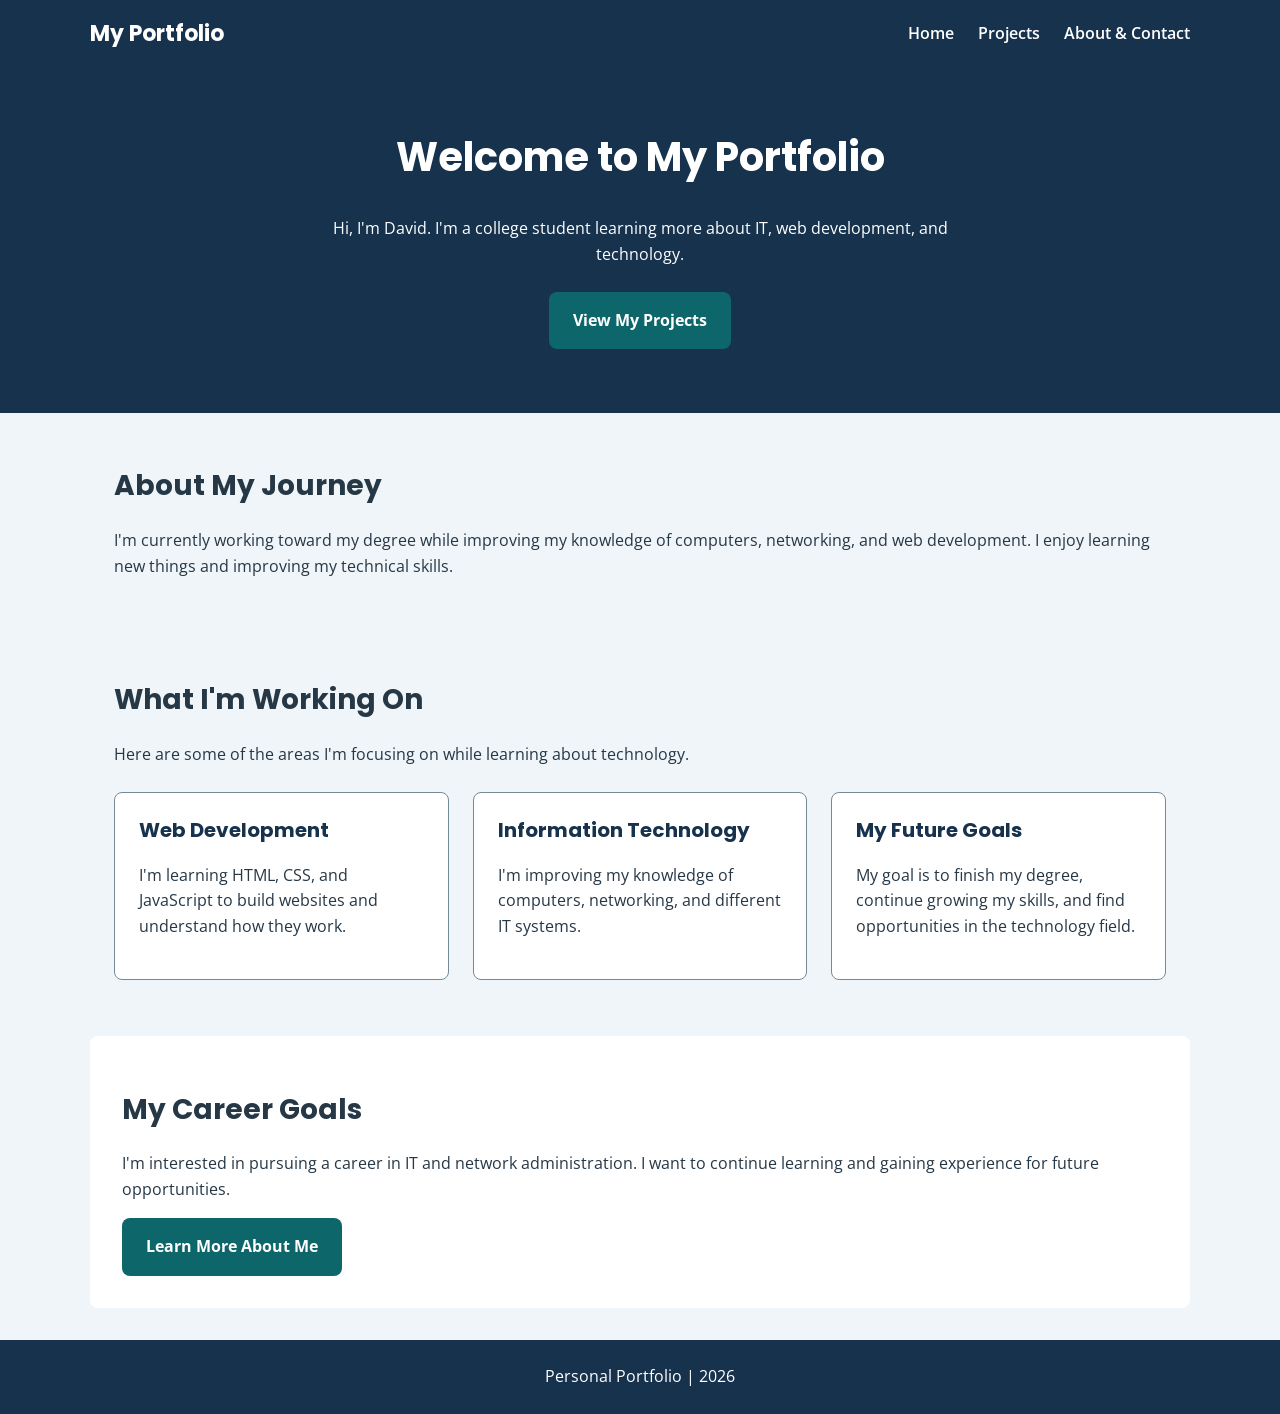
<file: index.html>
<!DOCTYPE html>
<html lang="en">
<head>
  <meta charset="UTF-8">
  <meta name="viewport"
        content="width=device-width, initial-scale=1.0">

  <title>Home | Personal Portfolio</title>

  <!-- Google Fonts -->
  <link rel="preconnect"
        href="https://fonts.googleapis.com">
  <link rel="preconnect"
        href="https://fonts.gstatic.com"
        crossorigin>
  <link
    href="https://fonts.googleapis.com/css2?family=Open+Sans:wght@400;600&family=Poppins:wght@400;600;700&display=swap"
    rel="stylesheet">

  <link rel="stylesheet" href="style.css">
</head>

<body>
  <header>
    <nav aria-label="Main navigation">
      <div class="logo">My Portfolio</div>
      <ul>
        <li><a href="index.html">Home</a></li>
        <li><a href="projects.html">Projects</a></li>
        <li><a href="about.html">About & Contact</a></li>
      </ul>
    </nav>
  </header>

  <main id="main-content">
    <section class="hero">
      <h1>Welcome to My Portfolio</h1>
      <p>
        Hi, I'm David. I'm a college student
        learning more about IT, web development,
        and technology.
      </p>
      <a href="projects.html" class="button">
        View My Projects
      </a>
    </section>

    <section class="container">
      <h2>About My Journey</h2>
      <p>
        I'm currently working toward my degree
        while improving my knowledge of computers,
        networking, and web development.
        I enjoy learning new things and improving
        my technical skills.
      </p>
    </section>

    <section class="container">
      <h2>What I'm Working On</h2>
      <p>
        Here are some of the areas I'm focusing
        on while learning about technology.
      </p>

      <div class="project-grid">
        <article class="card">
          <h3>Web Development</h3>
          <p>
            I'm learning HTML, CSS, and JavaScript
            to build websites and understand
            how they work.
          </p>
        </article>

        <article class="card">
          <h3>Information Technology</h3>
          <p>
            I'm improving my knowledge of computers,
            networking, and different IT systems.
          </p>
        </article>

        <article class="card">
          <h3>My Future Goals</h3>
          <p>
            My goal is to finish my degree,
            continue growing my skills, and find
            opportunities in the technology field.
          </p>
        </article>
      </div>
    </section>

    <section class="container" id="about-me">
      <h2>My Career Goals</h2>
      <p>
        I'm interested in pursuing a career
        in IT and network administration.
        I want to continue learning and gaining
        experience for future opportunities.
      </p>
      <a href="about.html" class="button">
        Learn More About Me
      </a>
    </section>
  </main>

  <footer>
    <p>Personal Portfolio | 2026</p>
  </footer>
</body>
</html>
</file>
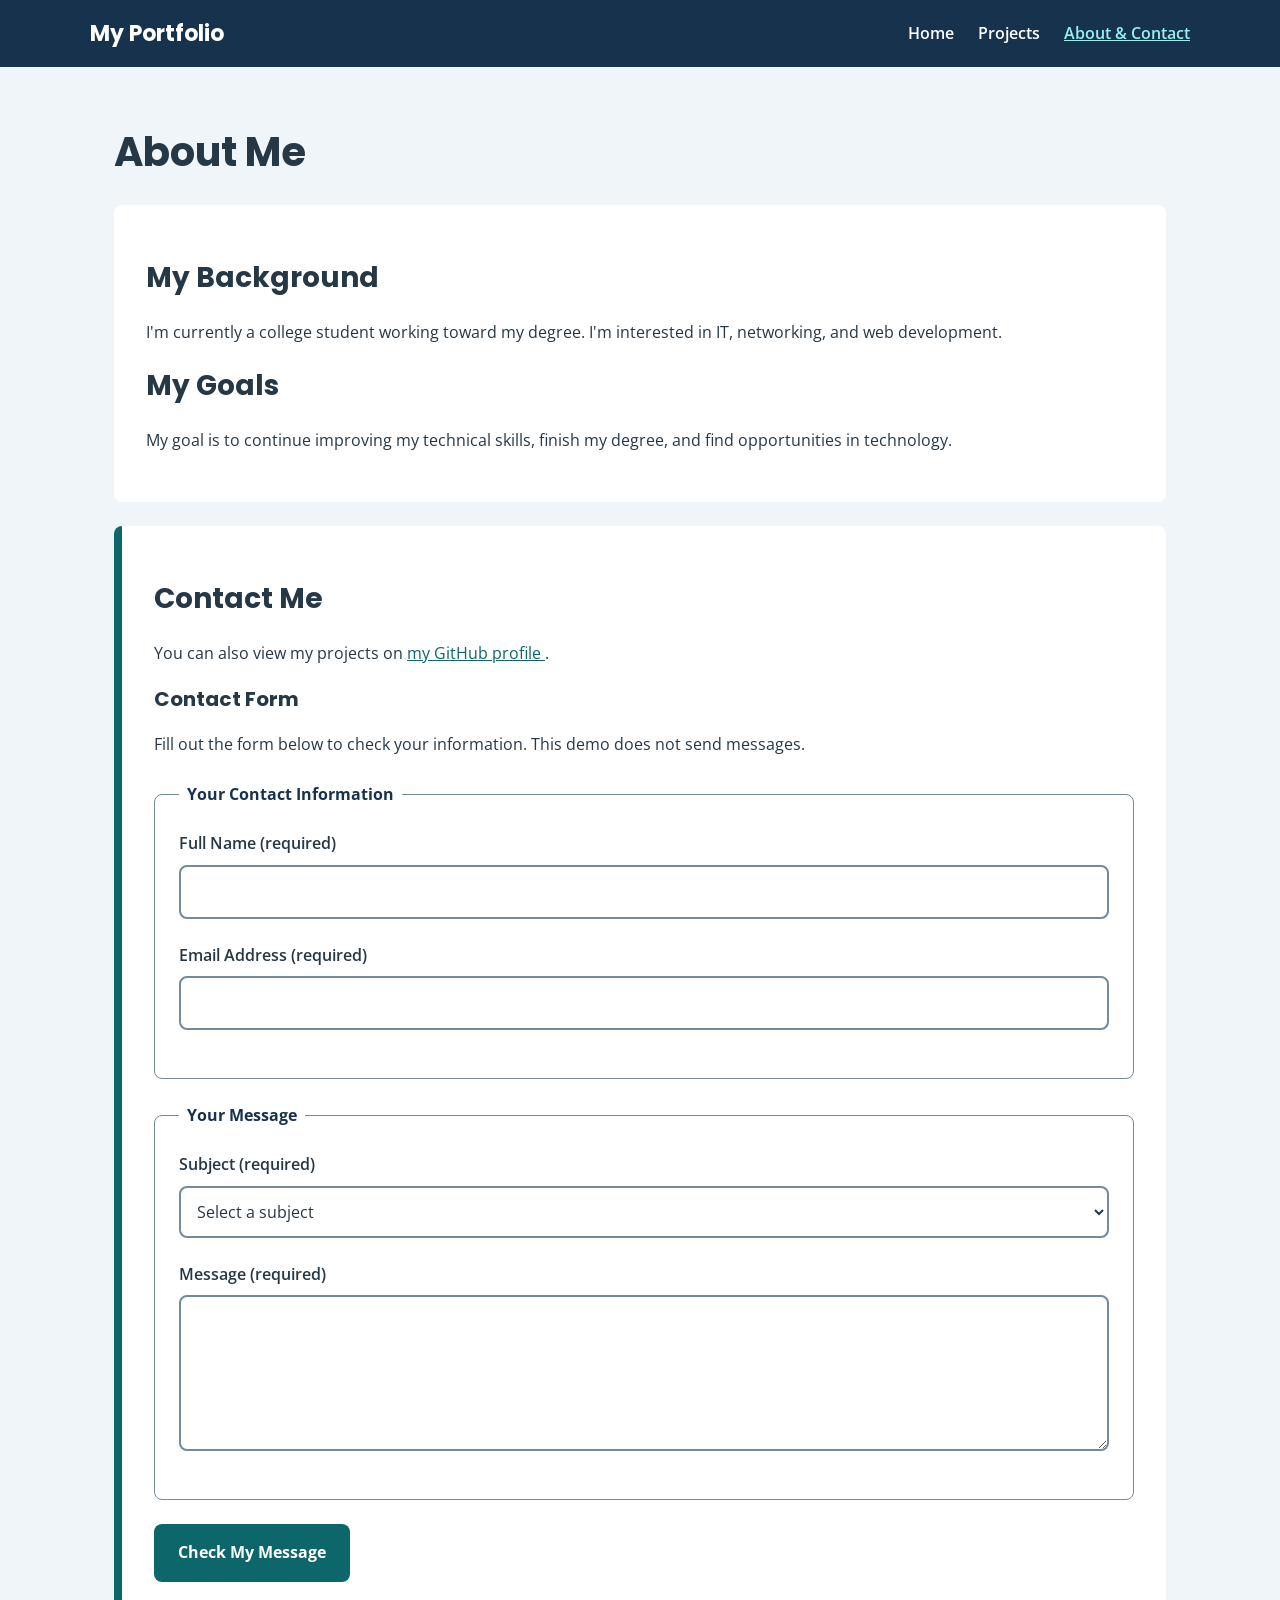
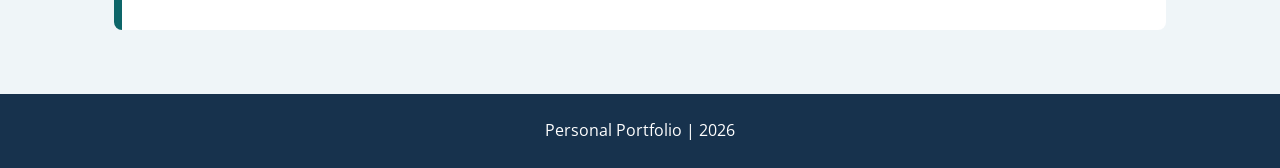
<file: about.html>
<!DOCTYPE html>
<html lang="en">
<head>
  <meta charset="UTF-8">
  <meta name="viewport"
        content="width=device-width, initial-scale=1.0">

  <title>About & Contact | Personal Portfolio</title>

  <!-- Google Fonts -->
  <link rel="preconnect"
        href="https://fonts.googleapis.com">
  <link rel="preconnect"
        href="https://fonts.gstatic.com" crossorigin>
  <link href="https://fonts.googleapis.com/css2?family=Open+Sans:wght@400;600&family=Poppins:wght@400;600;700&display=swap"
        rel="stylesheet">

  <link rel="stylesheet" href="style.css">
</head>

<body>
  <a class="skip-link" href="#main-content">
    Skip to main content
  </a>

  <header>
    <nav aria-label="Main navigation">
      <div class="logo">My Portfolio</div>

      <ul>
        <li><a href="index.html">Home</a></li>
        <li><a href="projects.html">Projects</a></li>
        <li>
          <a href="about.html" aria-current="page">
            About & Contact
          </a>
        </li>
      </ul>
    </nav>
  </header>

  <main id="main-content" class="container">
    <h1>About Me</h1>

    <section id="about-me">
      <h2>My Background</h2>
      <p>
        I'm currently a college student working
        toward my degree. I'm interested in IT,
        networking, and web development.
      </p>

      <h2>My Goals</h2>
      <p>
        My goal is to continue improving my
        technical skills, finish my degree,
        and find opportunities in technology.
      </p>
    </section>

    <section id="contact" aria-labelledby="contact-title">
      <h2 id="contact-title">Contact Me</h2>

      <p>
        You can also view my projects on
        <a href="https://github.com/David12505">
          my GitHub profile
        </a>.
      </p>

      <h3>Contact Form</h3>
      <p>
        Fill out the form below to check your
        information. This demo does not send messages.
      </p>

      <form id="contact-form" novalidate>
        <fieldset>
          <legend>Your Contact Information</legend>

          <div class="form-group">
            <label for="full-name">
              Full Name (required)
            </label>
            <input
              type="text"
              id="full-name"
              name="fullName"
              autocomplete="name"
              required
              aria-describedby="name-error">
            <p id="name-error"
               class="error-message" hidden></p>
          </div>

          <div class="form-group">
            <label for="email">
              Email Address (required)
            </label>
            <input
              type="email"
              id="email"
              name="email"
              autocomplete="email"
              required
              aria-describedby="email-error">
            <p id="email-error"
               class="error-message" hidden></p>
          </div>
        </fieldset>

        <fieldset>
          <legend>Your Message</legend>

          <div class="form-group">
            <label for="subject">
              Subject (required)
            </label>
            <select id="subject"
                    name="subject"
                    required
                    aria-describedby="subject-error">
              <option value="">Select a subject</option>
              <option value="project">Project Question</option>
              <option value="school">School</option>
              <option value="other">Other</option>
            </select>
            <p id="subject-error"
               class="error-message" hidden></p>
          </div>

          <div class="form-group">
            <label for="message">
              Message (required)
            </label>
            <textarea
              id="message"
              name="message"
              rows="5"
              required
              aria-describedby="message-error"></textarea>
            <p id="message-error"
               class="error-message" hidden></p>
          </div>
        </fieldset>

        <button type="submit" class="button">
          Check My Message
        </button>

        <p id="form-status"
           class="form-status"
           role="status"
           aria-live="polite"></p>
      </form>
    </section>
  </main>

  <footer>
    <p>Personal Portfolio | 2026</p>
  </footer>

  <script>
    const form = document.getElementById("contact-form");
    const status = document.getElementById("form-status");

    const fields = [
      document.getElementById("full-name"),
      document.getElementById("email"),
      document.getElementById("subject"),
      document.getElementById("message")
    ];

    function validateField(field) {
      const error = document.getElementById(
        field.id + "-error"
      );

      let message = "";

      if (!field.value.trim()) {
        message = "This field is required.";
      } else if (
        field.type === "email" &&
        !field.validity.valid
      ) {
        message = "Enter a valid email address.";
      }

      error.textContent = message;
      error.hidden = !message;

      if (message) {
        field.setAttribute("aria-invalid", "true");
      } else {
        field.removeAttribute("aria-invalid");
      }

      return !message;
    }

    fields.forEach(function(field) {
      field.addEventListener("input", function() {
        if (field.hasAttribute("aria-invalid")) {
          validateField(field);
        }
      });

      field.addEventListener("change", function() {
        if (field.hasAttribute("aria-invalid")) {
          validateField(field);
        }
      });
    });

    form.addEventListener("submit", function(event) {
      event.preventDefault();

      status.textContent = "";
      let firstInvalid = null;

      fields.forEach(function(field) {
        if (!validateField(field) && !firstInvalid) {
          firstInvalid = field;
        }
      });

      if (firstInvalid) {
        status.textContent =
          "Please correct the highlighted fields.";
        firstInvalid.focus();
        return;
      }

      status.textContent =
        "Your information looks good. " +
        "This is a demonstration form, " +
        "so no message has been sent.";
    });
  </script>
</body>
</html>
</file>
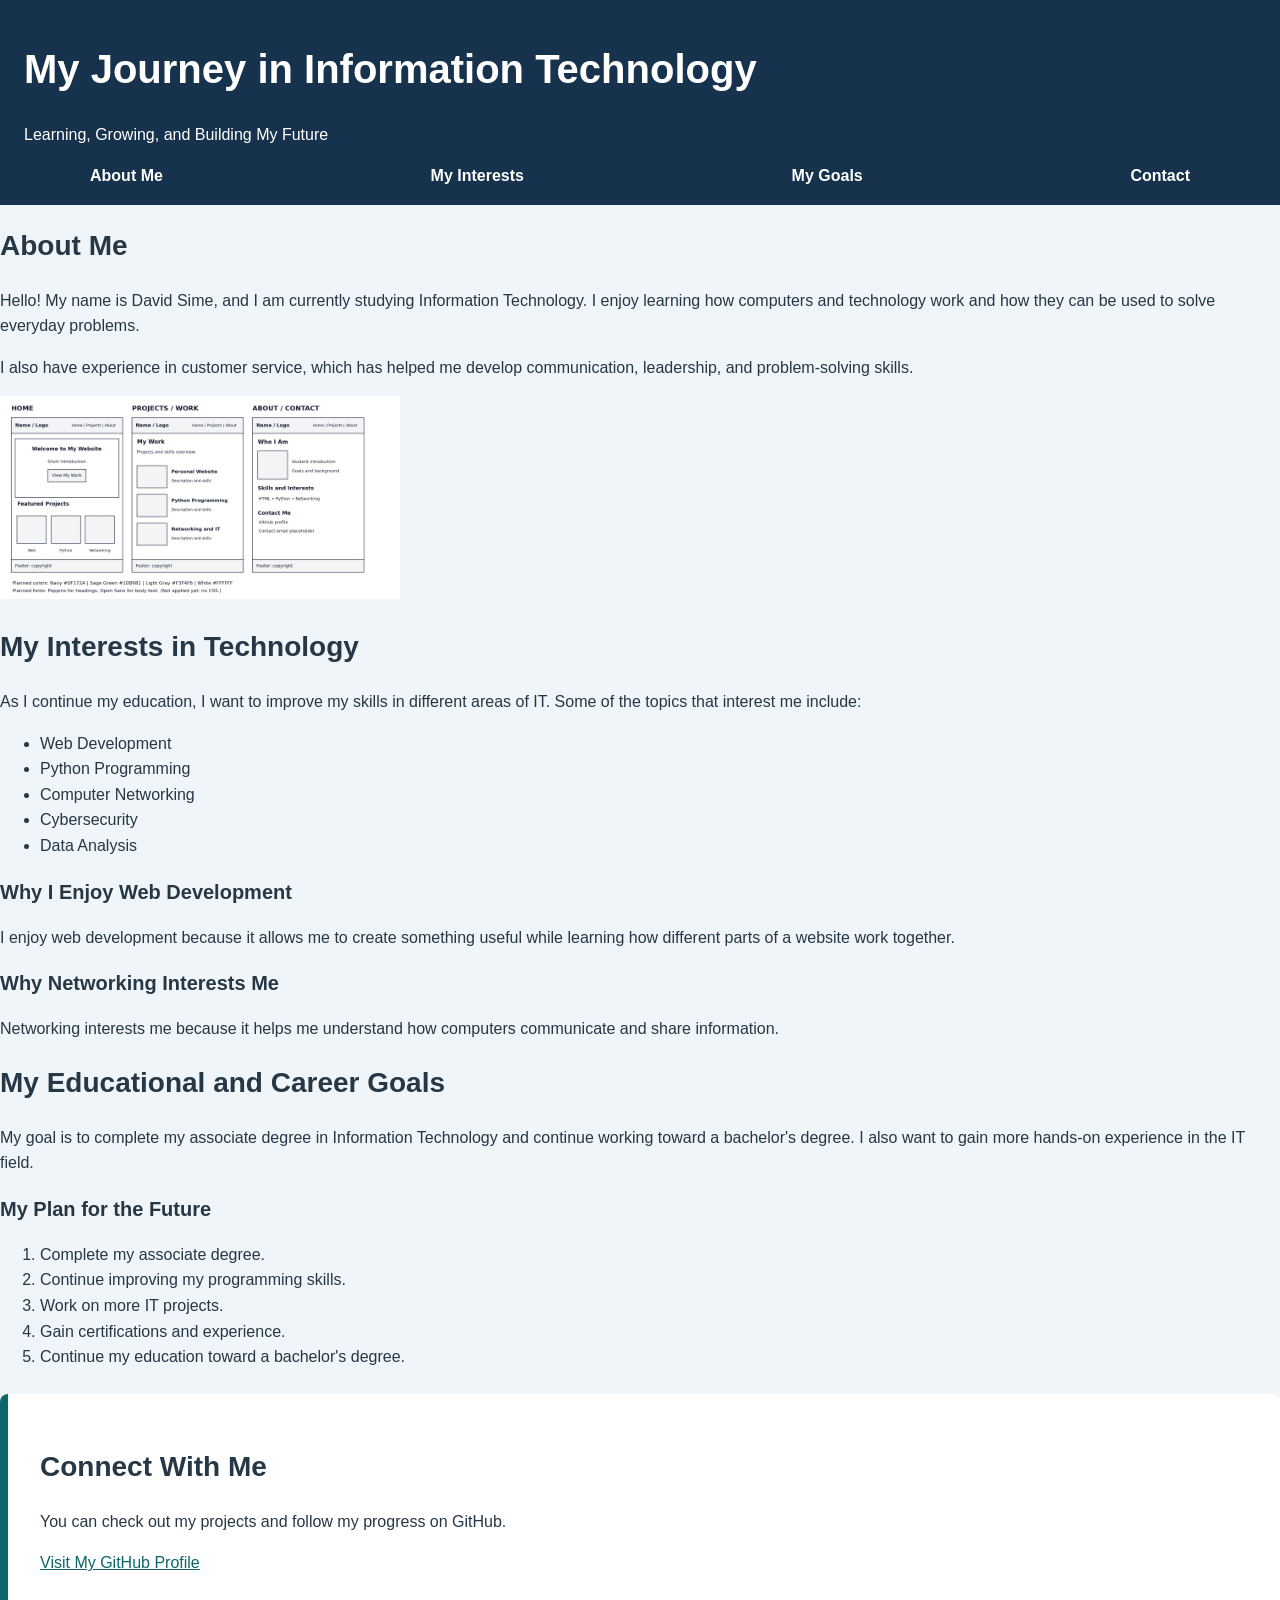
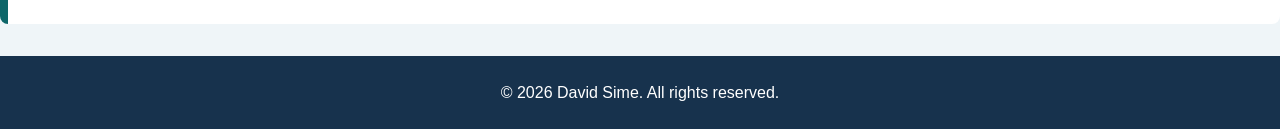
<file: my-it-journey.html>
<!DOCTYPE html>
<html lang="en">

<head>
    <meta charset="UTF-8">
    <meta name="viewport" content="width=device-width, initial-scale=1.0">
    <title>My IT Journey | David Sime</title>
    <link rel="stylesheet" href="style.css">
</head>

<body>

    <header class="site-header">
        <h1>My Journey in Information Technology</h1>
        <p class="subtitle">
            Learning, Growing, and Building My Future
        </p>

        <nav aria-label="Page navigation">
            <a href="#about">About Me</a>
            <a href="#interests">My Interests</a>
            <a href="#goals">My Goals</a>
            <a href="#contact">Contact</a>
        </nav>
    </header>

    <main>

        <section id="about" class="content-card">
            <h2>About Me</h2>

            <p>
                Hello! My name is David Sime, and I am
                currently studying Information Technology.
                I enjoy learning how computers and technology
                work and how they can be used to solve
                everyday problems.
            </p>

            <p>
                I also have experience in customer service,
                which has helped me develop communication,
                leadership, and problem-solving skills.
            </p>

            <img
                src="wireframe.png"
                alt="Wireframe sketches showing the layout of my personal IT portfolio website"
                width="400">
        </section>

        <section id="interests" class="content-card">
            <h2>My Interests in Technology</h2>

            <p>
                As I continue my education, I want to
                improve my skills in different areas of IT.
                Some of the topics that interest me include:
            </p>

            <ul class="skills-list">
                <li>Web Development</li>
                <li>Python Programming</li>
                <li>Computer Networking</li>
                <li>Cybersecurity</li>
                <li>Data Analysis</li>
            </ul>

            <article class="interest-card">
                <h3>Why I Enjoy Web Development</h3>
                <p>
                    I enjoy web development because it
                    allows me to create something useful
                    while learning how different parts
                    of a website work together.
                </p>
            </article>

            <article class="interest-card">
                <h3>Why Networking Interests Me</h3>
                <p>
                    Networking interests me because it
                    helps me understand how computers
                    communicate and share information.
                </p>
            </article>
        </section>

        <section id="goals" class="content-card">
            <h2>My Educational and Career Goals</h2>

            <p>
                My goal is to complete my associate degree
                in Information Technology and continue
                working toward a bachelor's degree.
                I also want to gain more hands-on
                experience in the IT field.
            </p>

            <h3>My Plan for the Future</h3>

            <ol>
                <li>Complete my associate degree.</li>
                <li>Continue improving my programming skills.</li>
                <li>Work on more IT projects.</li>
                <li>Gain certifications and experience.</li>
                <li>Continue my education toward a bachelor's degree.</li>
            </ol>
        </section>

        <section id="contact" class="content-card">
            <h2>Connect With Me</h2>

            <p>
                You can check out my projects and
                follow my progress on GitHub.
            </p>

            <p>
                <a class="contact-button"
                   href="https://github.com/David12505">
                    Visit My GitHub Profile
                </a>
            </p>
        </section>

    </main>

    <footer>
        <p>&copy; 2026 David Sime. All rights reserved.</p>
    </footer>

</body>
</html>
</file>
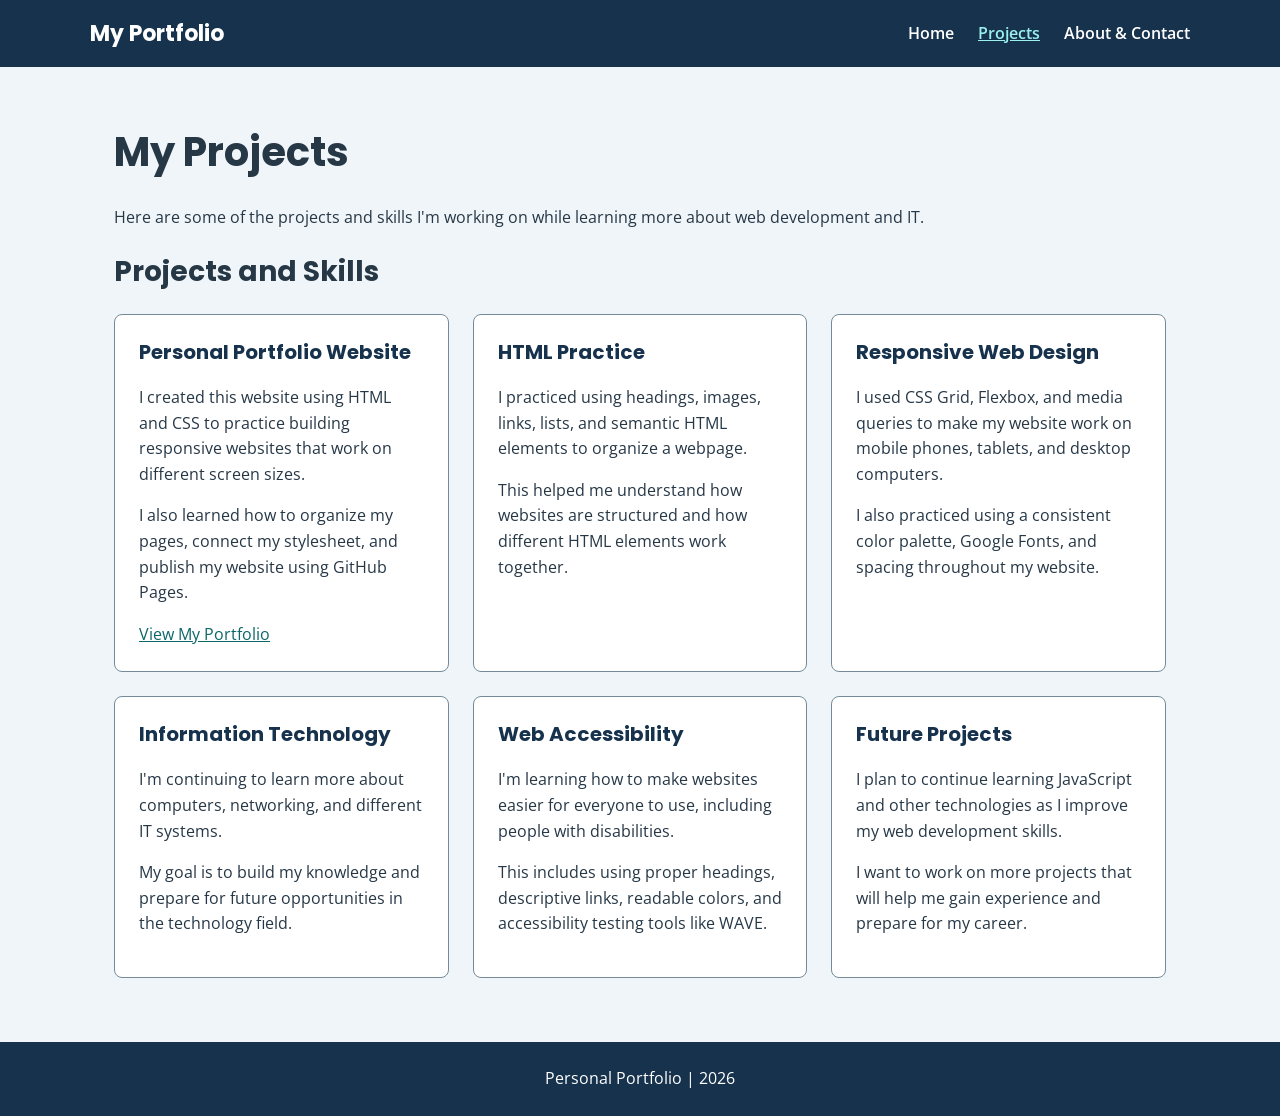
<file: projects.html>
<!DOCTYPE html>
<html lang="en">

<head>
  <meta charset="UTF-8">

  <!-- Responsive Viewport -->
  <meta name="viewport"
        content="width=device-width, initial-scale=1.0">

  <!-- Accessible Page Title -->
  <title>My Projects | Personal Portfolio</title>

  <!-- Google Fonts -->
  <link rel="preconnect"
        href="https://fonts.googleapis.com">

  <link rel="preconnect"
        href="https://fonts.gstatic.com"
        crossorigin>

  <link
    href="https://fonts.googleapis.com/css2?family=Open+Sans:wght@400;600&family=Poppins:wght@400;600;700&display=swap"
    rel="stylesheet">

  <!-- External CSS -->
  <link rel="stylesheet" href="style.css">
</head>

<body>

  <!-- Header and Navigation -->
  <header>
    <nav aria-label="Main navigation">

      <div class="logo">My Portfolio</div>

      <ul>
        <li>
          <a href="index.html">Home</a>
        </li>

        <li>
          <a href="projects.html" aria-current="page">
            Projects
          </a>
        </li>

        <li>
          <a href="about.html">About & Contact</a>
        </li>
      </ul>

    </nav>
  </header>

  <!-- Main Content -->
  <main id="main-content" class="container">

    <h1>My Projects</h1>

    <p>
      Here are some of the projects and skills
      I'm working on while learning more
      about web development and IT.
    </p>

    <!-- Responsive CSS Grid -->
    <section aria-labelledby="projects-heading">

      <h2 id="projects-heading">
        Projects and Skills
      </h2>

      <div class="project-grid">

        <!-- Project 1 -->
        <article class="card">
          <h3>Personal Portfolio Website</h3>

          <p>
            I created this website using HTML and CSS
            to practice building responsive websites
            that work on different screen sizes.
          </p>

          <p>
            I also learned how to organize my pages,
            connect my stylesheet, and publish
            my website using GitHub Pages.
          </p>

          <a href="index.html">
            View My Portfolio
          </a>
        </article>

        <!-- Project 2 -->
        <article class="card">
          <h3>HTML Practice</h3>

          <p>
            I practiced using headings, images,
            links, lists, and semantic HTML elements
            to organize a webpage.
          </p>

          <p>
            This helped me understand how websites
            are structured and how different HTML
            elements work together.
          </p>
        </article>

        <!-- Project 3 -->
        <article class="card">
          <h3>Responsive Web Design</h3>

          <p>
            I used CSS Grid, Flexbox, and media
            queries to make my website work
            on mobile phones, tablets,
            and desktop computers.
          </p>

          <p>
            I also practiced using a consistent
            color palette, Google Fonts,
            and spacing throughout my website.
          </p>
        </article>

        <!-- Project 4 -->
        <article class="card">
          <h3>Information Technology</h3>

          <p>
            I'm continuing to learn more about
            computers, networking, and different
            IT systems.
          </p>

          <p>
            My goal is to build my knowledge
            and prepare for future opportunities
            in the technology field.
          </p>
        </article>

        <!-- Project 5 -->
        <article class="card">
          <h3>Web Accessibility</h3>

          <p>
            I'm learning how to make websites
            easier for everyone to use,
            including people with disabilities.
          </p>

          <p>
            This includes using proper headings,
            descriptive links, readable colors,
            and accessibility testing tools
            like WAVE.
          </p>
        </article>

        <!-- Project 6 -->
        <article class="card">
          <h3>Future Projects</h3>

          <p>
            I plan to continue learning JavaScript
            and other technologies as I improve
            my web development skills.
          </p>

          <p>
            I want to work on more projects
            that will help me gain experience
            and prepare for my career.
          </p>
        </article>

      </div>
    </section>

  </main>

  <!-- Footer -->
  <footer>
    <p>Personal Portfolio | 2026</p>
  </footer>

</body>
</html>
</file>
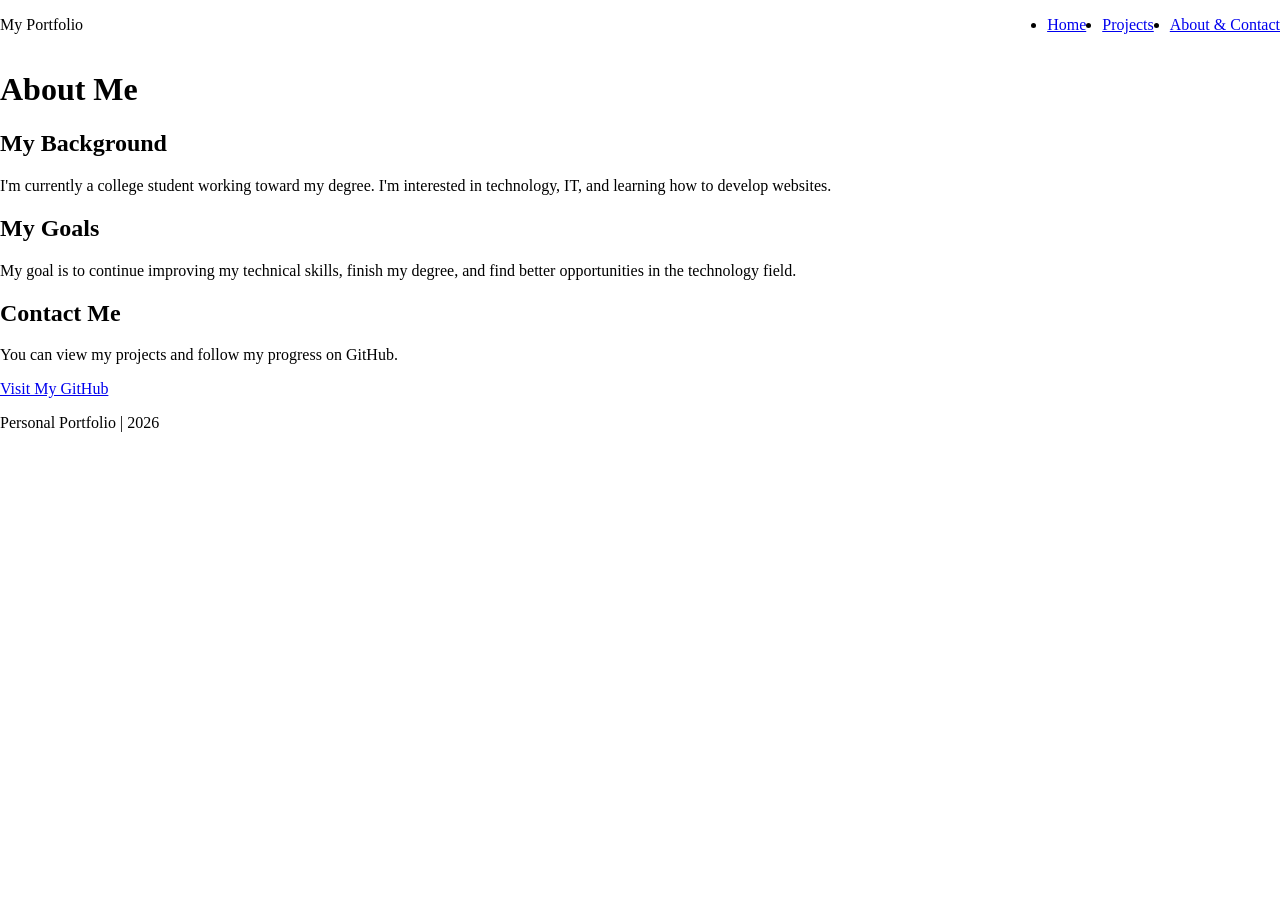
<file: personal-portfolio/about.html>
<!DOCTYPE html>
<html lang="en">
<head>
  <meta charset="UTF-8">
  <meta name="viewport" content="width=device-width, initial-scale=1.0">
  <title>About | Personal Portfolio</title>
  <link rel="preconnect" href="https://fonts.googleapis.com">
  <link rel="preconnect" href="https://fonts.gstatic.com" crossorigin>
  <link href="https://fonts.googleapis.com/css2?family=Open+Sans:wght@400;600&family=Poppins:wght@400;600;700&display=swap" rel="stylesheet">
  <link rel="stylesheet" href="style.css">
</head>
<body>
  <header>
    <nav>
      <div class="logo">My Portfolio</div>
      <ul>
        <li><a href="index.html">Home</a></li>
        <li><a href="projects.html">Projects</a></li>
        <li><a href="about.html">About & Contact</a></li>
      </ul>
    </nav>
  </header>

  <main class="container">
    <h1>About Me</h1>

    <section id="about-me">
      <h2>My Background</h2>
      <p>I'm currently a college student working toward
      my degree. I'm interested in technology, IT,
      and learning how to develop websites.</p>

      <h2>My Goals</h2>
      <p>My goal is to continue improving my technical
      skills, finish my degree, and find better
      opportunities in the technology field.</p>
    </section>

    <section id="contact">
      <h2>Contact Me</h2>
      <p>You can view my projects and follow my
      progress on GitHub.</p>
      <a class="button"
         href="https://github.com/David12505">
        Visit My GitHub
      </a>
    </section>
  </main>

  <footer>
    <p>Personal Portfolio | 2026</p>
  </footer>
</body>
</html>
</file>
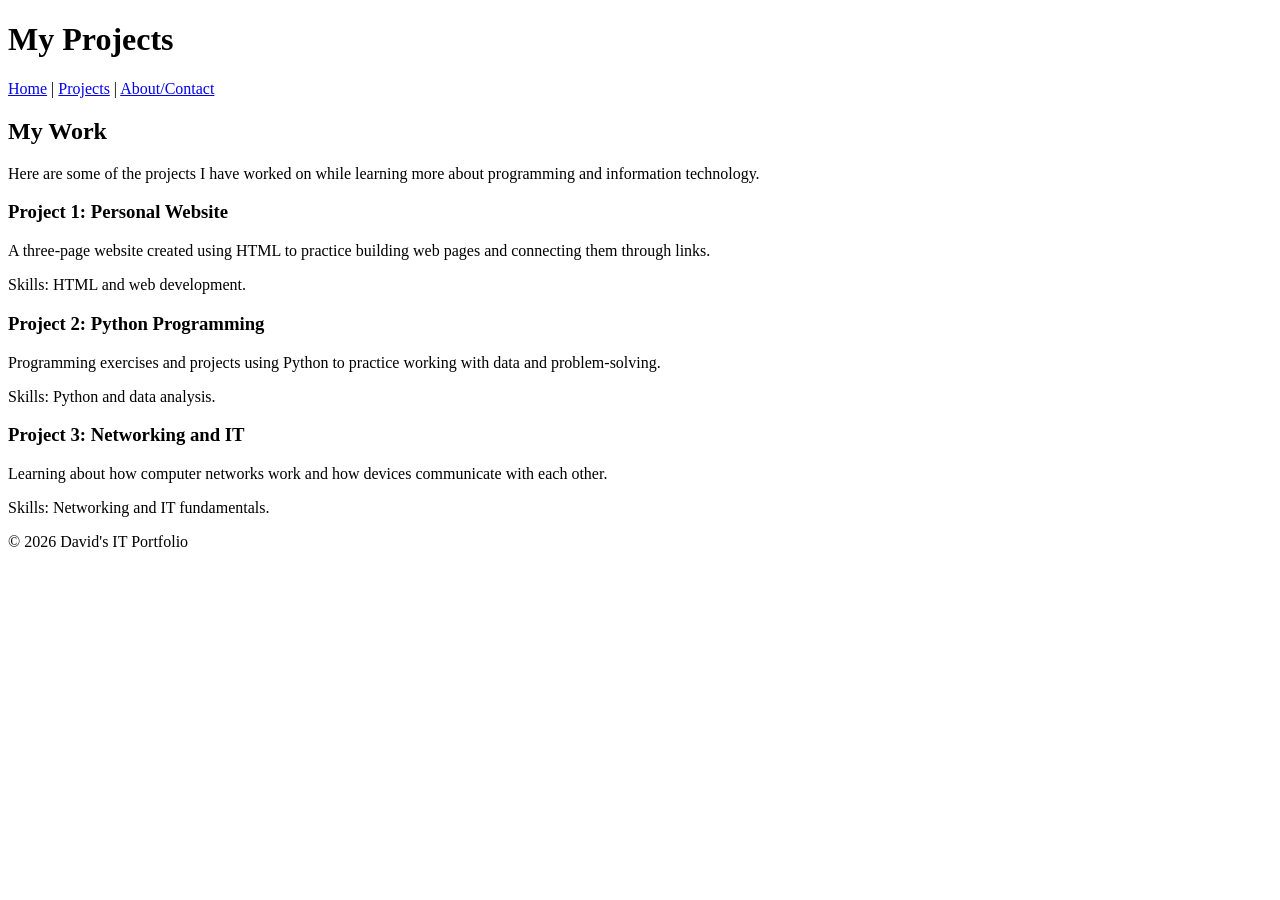
<file: personal-portfolio/projects.html>
<!DOCTYPE html>
<html lang="en">
<head>
    <meta charset="UTF-8">
    <meta name="viewport" content="width=device-width, initial-scale=1.0">
    <title>Projects | David's Portfolio</title>
</head>
<body>
    <header>
        <h1>My Projects</h1>
        <nav aria-label="Main navigation">
            <a href="index.html">Home</a> |
            <a href="projects.html">Projects</a> |
            <a href="about.html">About/Contact</a>
        </nav>
    </header>
    <main>
        <section>
            <h2>My Work</h2>
            <p>Here are some of the projects I have worked on while learning more about programming and information technology.</p>
            <article>
                <h3>Project 1: Personal Website</h3>
                <p>A three-page website created using HTML to practice building web pages and connecting them through links.</p>
                <p>Skills: HTML and web development.</p>
            </article>
            <article>
                <h3>Project 2: Python Programming</h3>
                <p>Programming exercises and projects using Python to practice working with data and problem-solving.</p>
                <p>Skills: Python and data analysis.</p>
            </article>
            <article>
                <h3>Project 3: Networking and IT</h3>
                <p>Learning about how computer networks work and how devices communicate with each other.</p>
                <p>Skills: Networking and IT fundamentals.</p>
            </article>
        </section>
    </main>
    <footer>
        <p>&copy; 2026 David's IT Portfolio</p>
    </footer>
</body>
</html>
</file>
<file: style.css>
/* Personal Portfolio - Accessible Design */

:root {
  --navy: #17324d;
  --teal: #0d6669;
  --teal-hover: #08494b;
  --light: #eff5f8;
  --white: #ffffff;
  --text: #263746;
  --border: #758a98;
  --error: #a51c30;
}

/* General Styling */
* {
  box-sizing: border-box;
}

html {
  scroll-behavior: smooth;
}

body {
  margin: 0;
  background: var(--light);
  color: var(--text);
  font-family: "Open Sans", Arial, sans-serif;
  line-height: 1.6;
}

h1, h2, h3 {
  font-family: "Poppins", Arial, sans-serif;
  line-height: 1.3;
}

h1 { font-size: 40px; }
h2 { font-size: 28px; }
h3 { font-size: 20px; }

a {
  color: var(--teal);
  text-decoration: underline;
}

img {
  max-width: 100%;
  height: auto;
}

:focus-visible {
  outline: 3px solid #b35300;
  outline-offset: 3px;
}

/* Skip Navigation */
.skip-link {
  position: absolute;
  top: -100px;
  left: 16px;
  background: var(--white);
  color: var(--navy);
  padding: 12px 16px;
  z-index: 100;
}

.skip-link:focus {
  top: 8px;
}

/* Navigation */
header {
  background: var(--navy);
  color: var(--white);
  padding: 16px 24px;
}

nav {
  max-width: 1100px;
  margin: auto;
  display: flex;
  justify-content: space-between;
  align-items: center;
  flex-wrap: wrap;
  gap: 16px;
}

.logo {
  font-family: "Poppins", sans-serif;
  font-size: 22px;
  font-weight: 700;
}

nav ul {
  display: flex;
  flex-wrap: wrap;
  gap: 24px;
  padding: 0;
  margin: 0;
  list-style: none;
}

nav a {
  color: var(--white);
  font-weight: 600;
  text-decoration: none;
}

nav a:hover,
nav a:focus-visible,
nav a[aria-current="page"] {
  color: #9af0ee;
  text-decoration: underline;
}

nav a:focus-visible {
  outline-color: #f7bf4f;
}

/* Layout */
.container {
  width: 100%;
  max-width: 1100px;
  margin: 0 auto;
  padding: 32px 24px;
}

.hero {
  background: var(--navy);
  color: var(--white);
  padding: 64px 24px;
  text-align: center;
}

.hero h1 {
  margin-top: 0;
}

.hero p {
  max-width: 650px;
  margin: 16px auto 24px;
}

/* Buttons */
.button {
  display: inline-block;
  background: var(--teal);
  color: var(--white);
  padding: 16px 24px;
  border: 0;
  border-radius: 8px;
  font: inherit;
  font-weight: 700;
  text-align: center;
  text-decoration: none;
  cursor: pointer;
}

.button:hover {
  background: var(--teal-hover);
}

.button:focus-visible {
  outline: 3px solid #b35300;
  outline-offset: 3px;
}

/* Gestalt: Similarity and Proximity */
.project-grid {
  display: grid;
  grid-template-columns: repeat(3, minmax(0, 1fr));
  gap: 24px;
  margin-top: 24px;
}

.card {
  min-width: 0;
  background: var(--white);
  border: 1px solid var(--border);
  border-radius: 8px;
  padding: 24px;
  overflow-wrap: anywhere;
}

.card h2,
.card h3 {
  margin-top: 0;
  color: var(--navy);
}

/* About and Contact */
#about-me,
#contact {
  background: var(--white);
  padding: 32px;
  border-radius: 8px;
  margin-top: 24px;
}

#contact {
  border-left: 8px solid var(--teal);
}

/* Accessible Contact Form */
form {
  margin-top: 24px;
}

fieldset {
  border: 1px solid var(--border);
  border-radius: 8px;
  padding: 24px;
  margin: 0 0 24px;
  min-width: 0;
}

legend {
  font-weight: 700;
  color: var(--navy);
  padding: 0 8px;
}

.form-group {
  margin-bottom: 24px;
}

label {
  display: block;
  font-weight: 600;
  margin-bottom: 8px;
}

input,
select,
textarea {
  display: block;
  width: 100%;
  max-width: 100%;
  padding: 12px;
  border: 2px solid var(--border);
  border-radius: 8px;
  background: var(--white);
  color: var(--text);
  font: inherit;
}

textarea {
  resize: vertical;
}

input:focus-visible,
select:focus-visible,
textarea:focus-visible {
  outline: 3px solid var(--teal);
  outline-offset: 2px;
}

[aria-invalid="true"] {
  border-color: var(--error);
}

.error-message {
  color: var(--error);
  font-weight: 600;
  margin: 8px 0 0;
}

.error-message[hidden] {
  display: none;
}

.form-status {
  font-weight: 600;
  margin-top: 16px;
}

/* Footer */
footer {
  background: var(--navy);
  color: var(--white);
  text-align: center;
  padding: 24px;
  margin-top: 32px;
}

footer p {
  margin: 0;
}

/* Tablet */
@media (max-width: 900px) {
  .project-grid {
    grid-template-columns: repeat(2, minmax(0, 1fr));
  }

  h1 {
    font-size: 32px;
  }

  nav {
    justify-content: center;
  }

  .hero {
    padding: 48px 24px;
  }
}

/* Mobile */
@media (max-width: 480px) {
  header {
    padding: 16px;
  }

  nav {
    flex-direction: column;
    text-align: center;
  }

  nav ul {
    flex-direction: column;
    align-items: center;
    gap: 8px;
  }

  .container {
    padding: 24px 16px;
  }

  .hero {
    padding: 40px 16px;
  }

  h1 { font-size: 28px; }
  h2 { font-size: 24px; }
  h3 { font-size: 18px; }

  .project-grid {
    grid-template-columns: 1fr;
    gap: 16px;
  }

  .card {
    padding: 16px;
  }

  #about-me,
  #contact {
    padding: 24px 16px;
  }

  fieldset {
    padding: 16px;
  }
}

@media (prefers-reduced-motion: reduce) {
  html {
    scroll-behavior: auto;
  }
}
</file>
<file: personal-portfolio/style.css>
/* Homework 3 - Responsive Layout */

/* Prevent horizontal scrolling */
html, body {
  width: 100%;
  margin: 0;
}

* {
  box-sizing: border-box;
}

img {
  max-width: 100%;
  height: auto;
}

/* Flexbox Navigation */
nav {
  display: flex;
  justify-content: space-between;
  align-items: center;
  flex-wrap: wrap;
  gap: 16px;
}

nav ul {
  display: flex;
  flex-wrap: wrap;
  gap: 16px;
}

/* CSS Grid Multi-Column Layout */
.project-grid {
  display: grid;
  grid-template-columns: repeat(3, minmax(0, 1fr));
  gap: 24px;
}

.card {
  min-width: 0;
  padding: 24px;
  overflow-wrap: anywhere;
}

/* Tablet - 768px */
@media (max-width: 900px) {
  .project-grid {
    grid-template-columns: repeat(2, minmax(0, 1fr));
  }
}

/* Mobile - 320px */
@media (max-width: 480px) {
  nav {
    flex-direction: column;
    text-align: center;
  }

  nav ul {
    justify-content: center;
    padding: 0;
  }

  .project-grid {
    grid-template-columns: 1fr;
  }

  .container {
    padding: 24px 16px;
  }

  .card {
    padding: 16px;
  }
}
</file>
